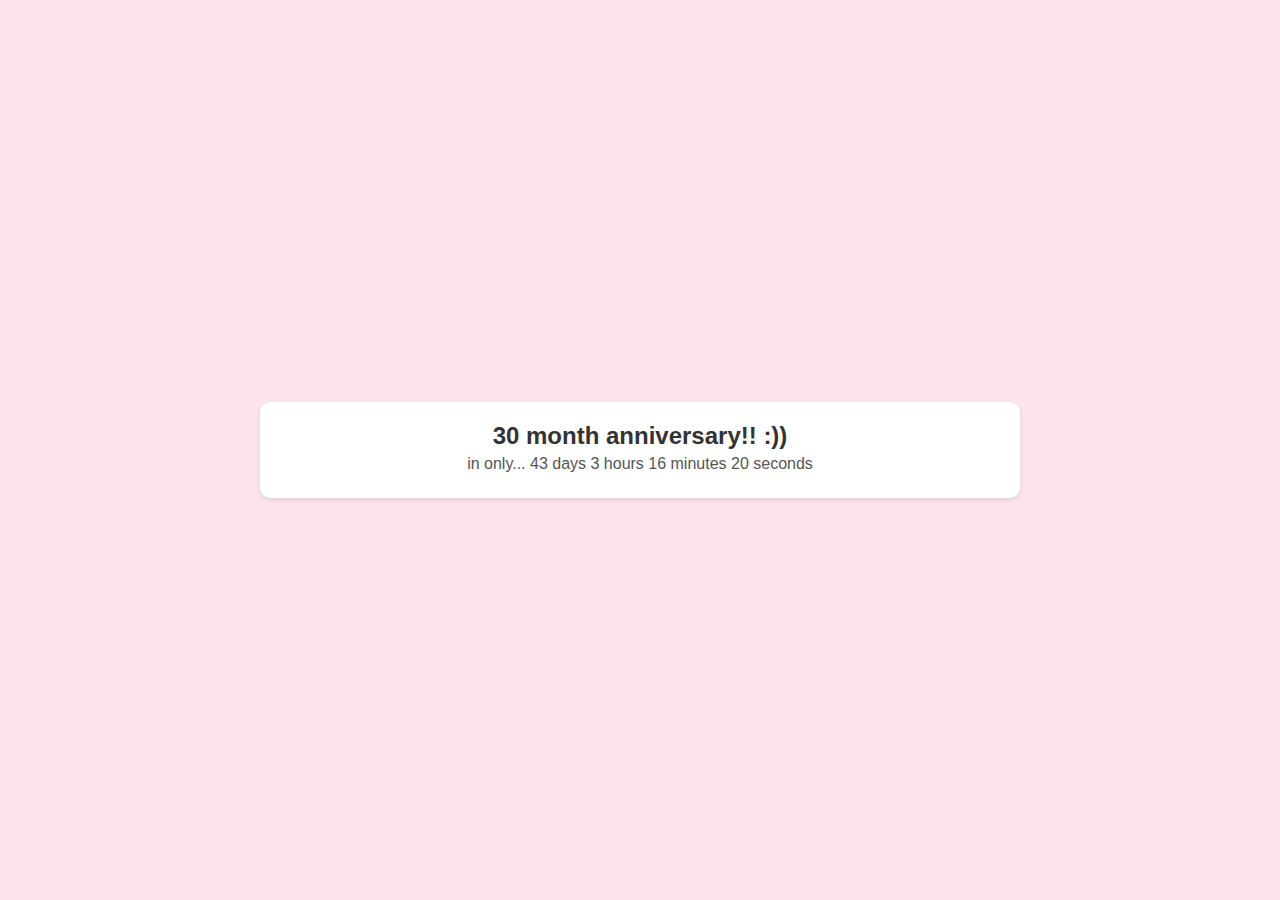
<file: countdown.html>
<!DOCTYPE html>
<html lang="en">
<head>
    <meta charset="UTF-8">
    <meta name="viewport" content="width=device-width, initial-scale=1.0">
    <title>Anniversary Countdown</title>
    <link rel="stylesheet" href="countdown.css">
</head>
<body>
    <div class="container">
        <div class="countdown-box">
            <h2 id="anniversary-title">Anniversary Countdown</h2>
            <p id="countdown">Calculating...</p>
        </div>
    </div>
    <script src="countdown.js"></script>
</body>
</html>
</file>
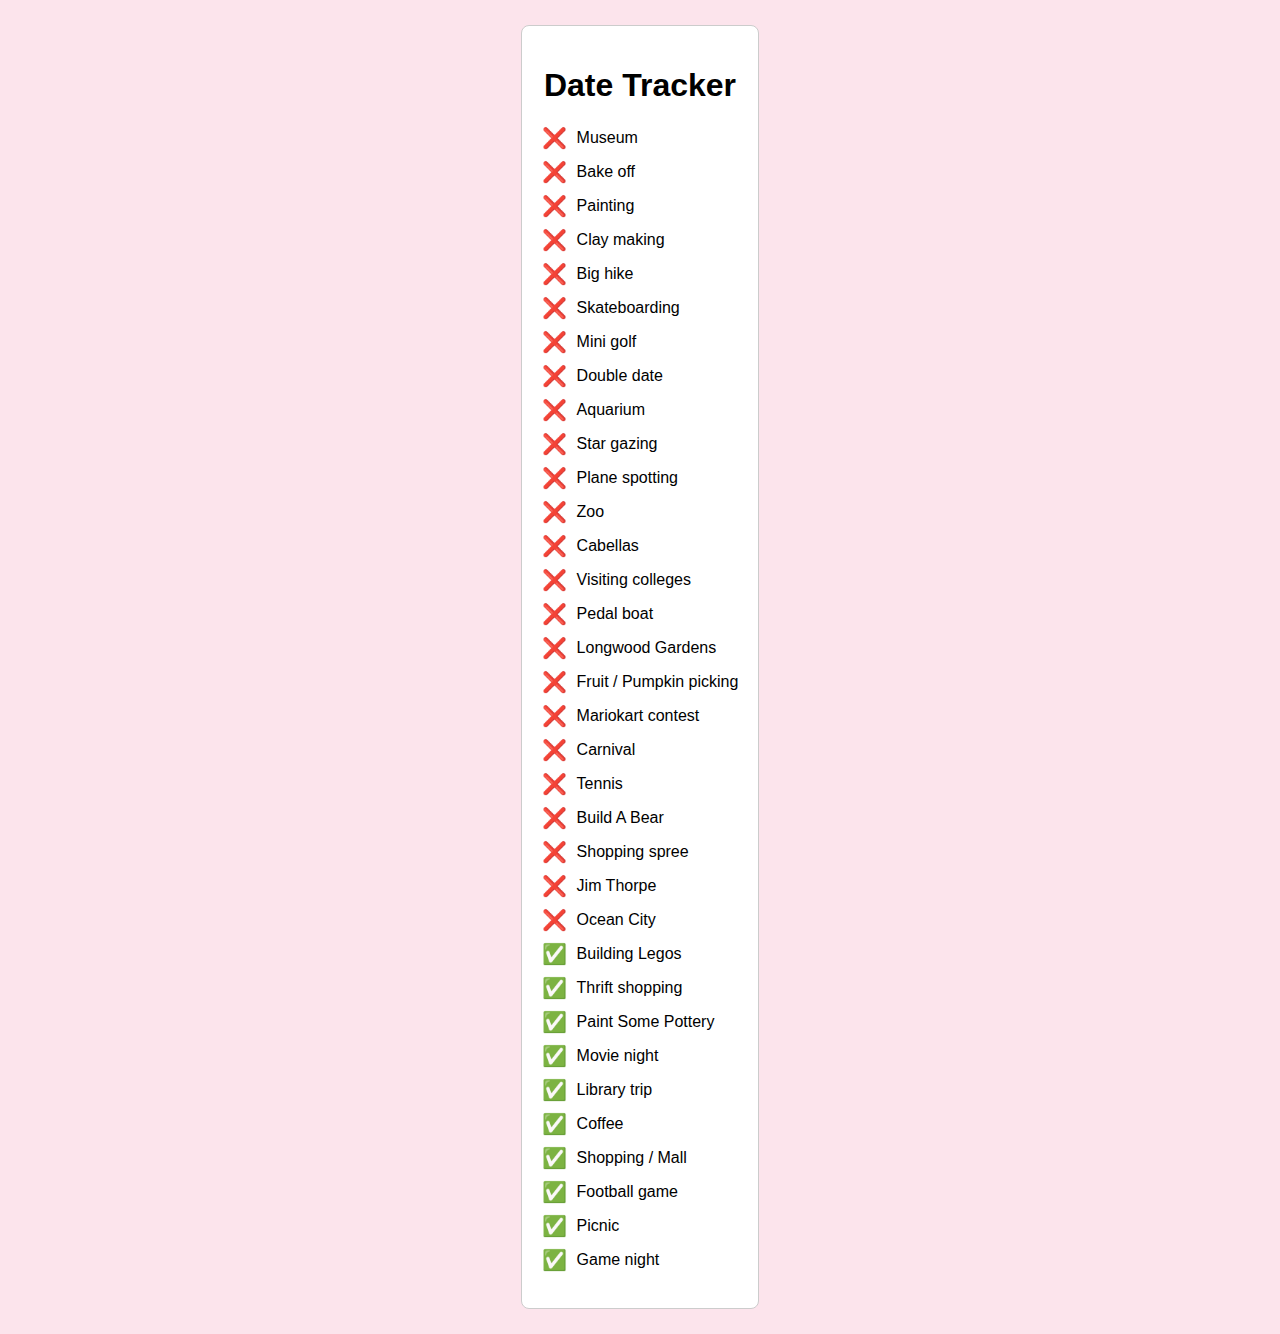
<file: dates.html>
<!DOCTYPE html>
<html lang="en">
<head>
    <meta charset="UTF-8">
    <meta name="viewport" content="width=device-width, initial-scale=1.0">
    <title>Date Tracker</title>
    <link rel="stylesheet" href="dates.css">
</head>
<body>
    <div class="container">
        <h1 id="title">Date Tracker</h1>
        <ul>
            <li><span class="checkbox">❌</span>Museum</li>
            <li><span class="checkbox">❌</span>Bake off</li>
            <li><span class="checkbox">❌</span>Painting</li>
            <li><span class="checkbox">❌</span>Clay making</li>
            <li><span class="checkbox">❌</span>Big hike</li>
            <li><span class="checkbox">❌</span>Skateboarding</li>
            <li><span class="checkbox">❌</span>Mini golf</li>
            <li><span class="checkbox">❌</span>Double date</li>
            <li><span class="checkbox">❌</span>Aquarium</li>
            <li><span class="checkbox">❌</span>Star gazing</li>
            <li><span class="checkbox">❌</span>Plane spotting</li>
            <li><span class="checkbox">❌</span>Zoo</li>
            <li><span class="checkbox">❌</span>Cabellas</li>
            <li><span class="checkbox">❌</span>Visiting colleges</li>
            <li><span class="checkbox">❌</span>Pedal boat</li>
            <li><span class="checkbox">❌</span>Longwood Gardens</li>
            <li><span class="checkbox">❌</span>Fruit / Pumpkin picking</li>
            <li><span class="checkbox">❌</span>Mariokart contest</li>
            <li><span class="checkbox">❌</span>Carnival</li>
            <li><span class="checkbox">❌</span>Tennis</li>
            <li><span class="checkbox">❌</span>Build A Bear</li>
            <li><span class="checkbox">❌</span>Shopping spree</li>
            <li><span class="checkbox">❌</span>Jim Thorpe</li>
            <li><span class="checkbox">❌</span>Ocean City</li>
            <li><span class="checkbox">✅</span>Building Legos</li>
            <li><span class="checkbox">✅</span>Thrift shopping</li>
            <li><span class="checkbox">✅</span>Paint Some Pottery</li>
            <li><span class="checkbox">✅</span>Movie night</li>
            <li><span class="checkbox">✅</span>Library trip</li>
            <li><span class="checkbox">✅</span>Coffee</li>
            <li><span class="checkbox">✅</span>Shopping / Mall</li>
            <li><span class="checkbox">✅</span>Football game</li>
            <li><span class="checkbox">✅</span>Picnic</li>
            <li><span class="checkbox">✅</span>Game night</li>
            <!-- Add more dates here -->
        </ul>
    </div>
</body>
</html>
</file>
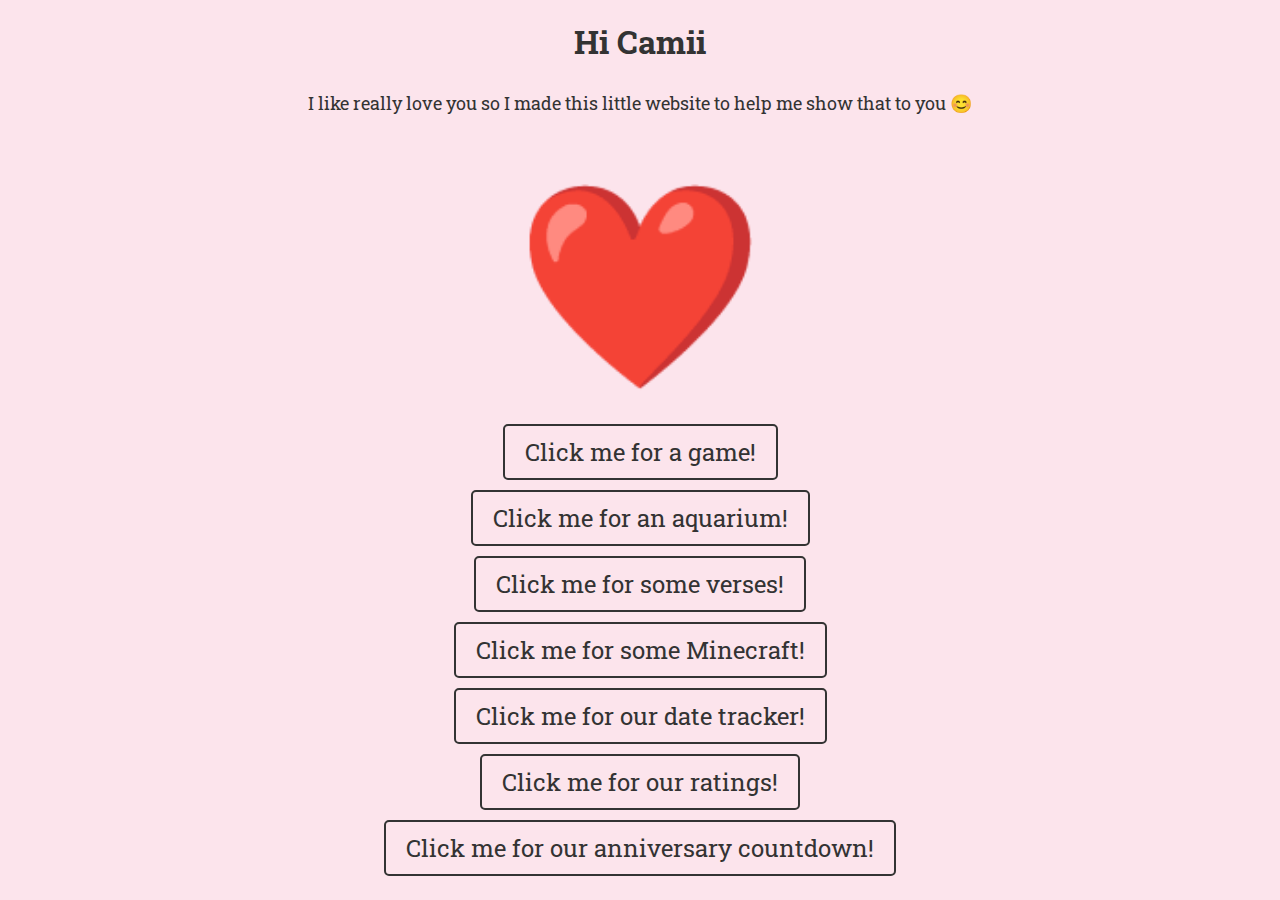
<file: deprecated.html>
<!DOCTYPE html>
<html lang="en">
  <head>
    <meta charset="UTF-8" />
    <meta name="viewport" content="width=device-width, initial-scale=1.0" />
    <title>For You</title>
    <link
      href="https://fonts.googleapis.com/css2?family=Roboto+Slab&display=swap"
      rel="stylesheet"
    />
    <link rel="stylesheet" href="style.css">
  </head>
  <body>
    <h1 id="title">Hi Camii</h1>
    <p id="description">
      I like really love you so I made this little website to help me show that to you 😊
    </p>
    <div class="heart">❤️</div>
    <a href="game.html" id="link">Click me for a game!</a>
    <a href="aquarium.html" id="link">Click me for an aquarium!</a>
    <a href="verses.html" id="link">Click me for some verses!</a>
    <a href="minecraft.html" id="link">Click me for some Minecraft!</a>
    <a href="dates.html" id="link">Click me for our date tracker!</a>
    <a href="ratings.html" id="link">Click me for our ratings!</a>
    <a href="countdown.html" id="link">Click me for our anniversary countdown!</a>
  </body>
</html>
</file>
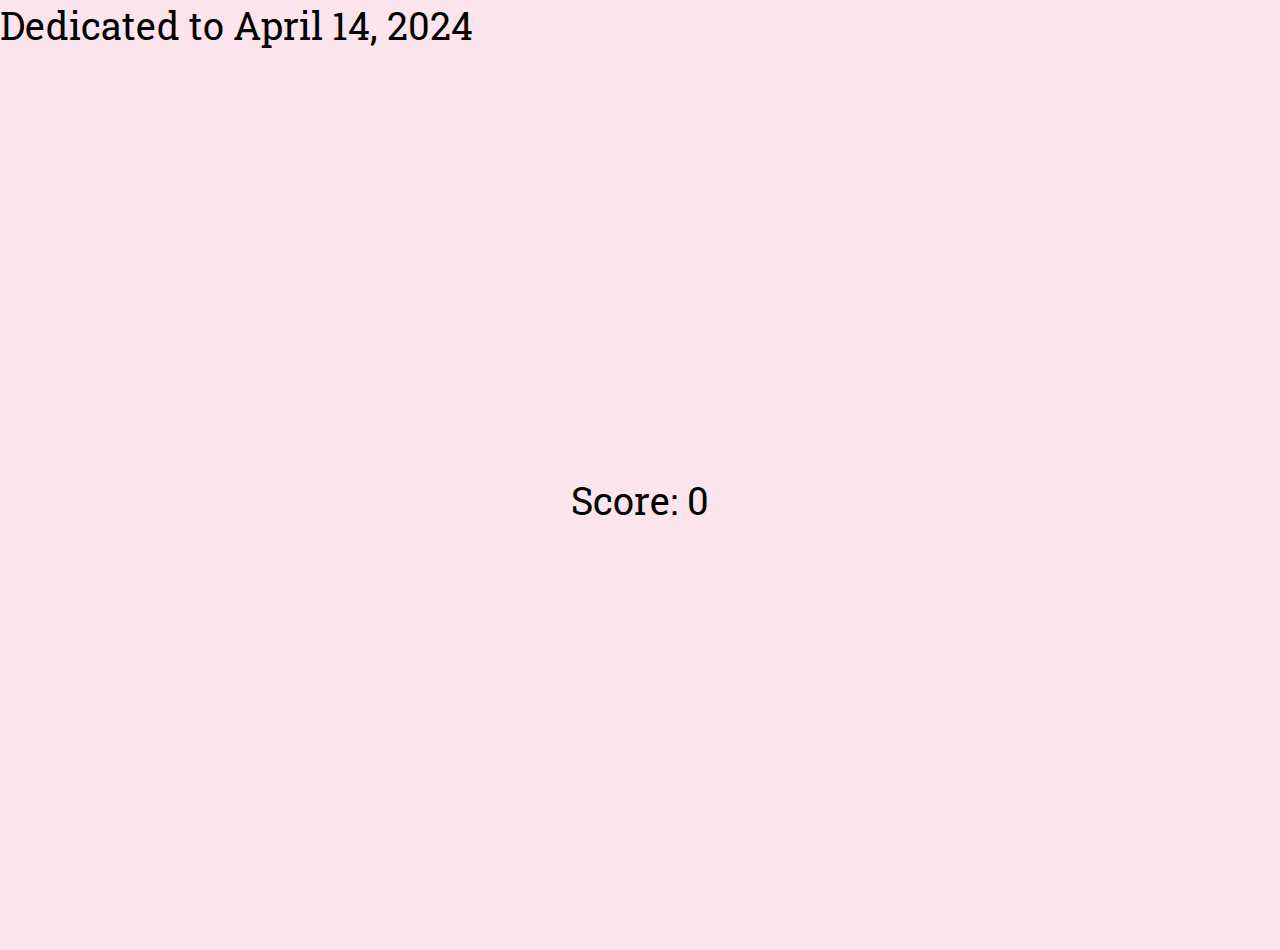
<file: game.html>
<!DOCTYPE html>
<html lang="en">
  <head>
    <meta charset="UTF-8" />
    <meta name="viewport" content="width=device-width, initial-scale=1.0" />
    <title>Bubble Popper</title>
    <link
      href="https://fonts.googleapis.com/css2?family=Roboto+Slab&display=swap"
      rel="stylesheet"
    />
    <link rel="stylesheet" href="game.css" />
  </head>
  <body>
    <p id="date">Dedicated to April 14, 2024</p>
    <div id="game-container">
      <div id="scoreboard">Score: 0</div>
    </div>
    <script src="game.js"></script>
  </body>
</html>
</file>
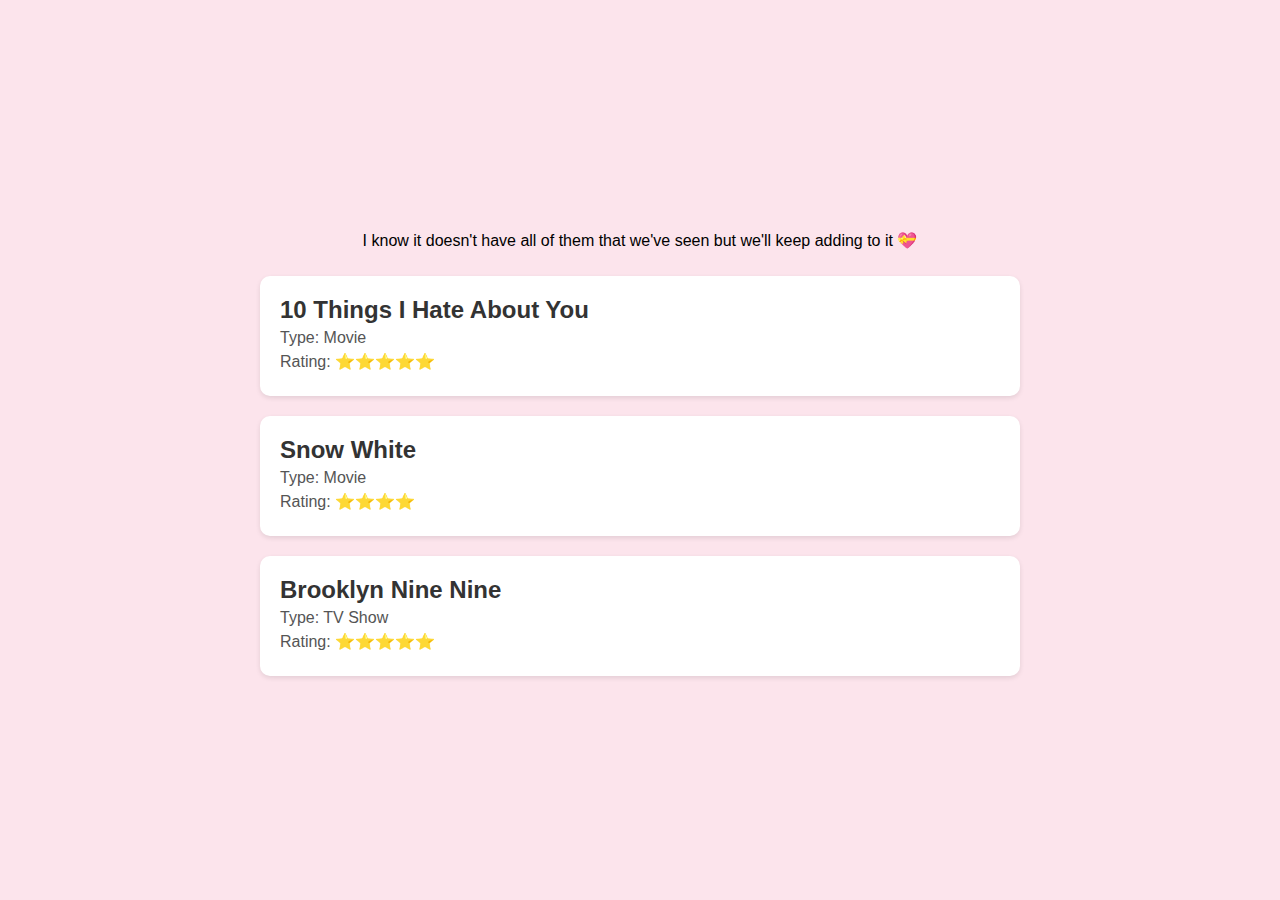
<file: ratings.html>
<!DOCTYPE html>
<html lang="en">
<head>
    <meta charset="UTF-8">
    <meta name="viewport" content="width=device-width, initial-scale=1.0">
    <title>Our Reviews</title>
    <link rel="stylesheet" href="ratings.css">
</head>
<body>
    <div class="container">
        <p>I know it doesn't have all of them that we've seen but we'll keep adding to it 💝</p>
        <div class="review-box">
            <h2>10 Things I Hate About You</h2>
            <p>Type: Movie</p>
            <p>Rating: ⭐⭐⭐⭐⭐</p>
        </div>
        <div class="review-box">
            <h2>Snow White</h2>
            <p>Type: Movie</p>
            <p>Rating: ⭐⭐⭐⭐</p>
        </div>
        <div class="review-box">
            <h2>Brooklyn Nine Nine</h2>
            <p>Type: TV Show</p>
            <p>Rating: ⭐⭐⭐⭐⭐</p>
        </div>
    </div>
</body>
</html>
</file>
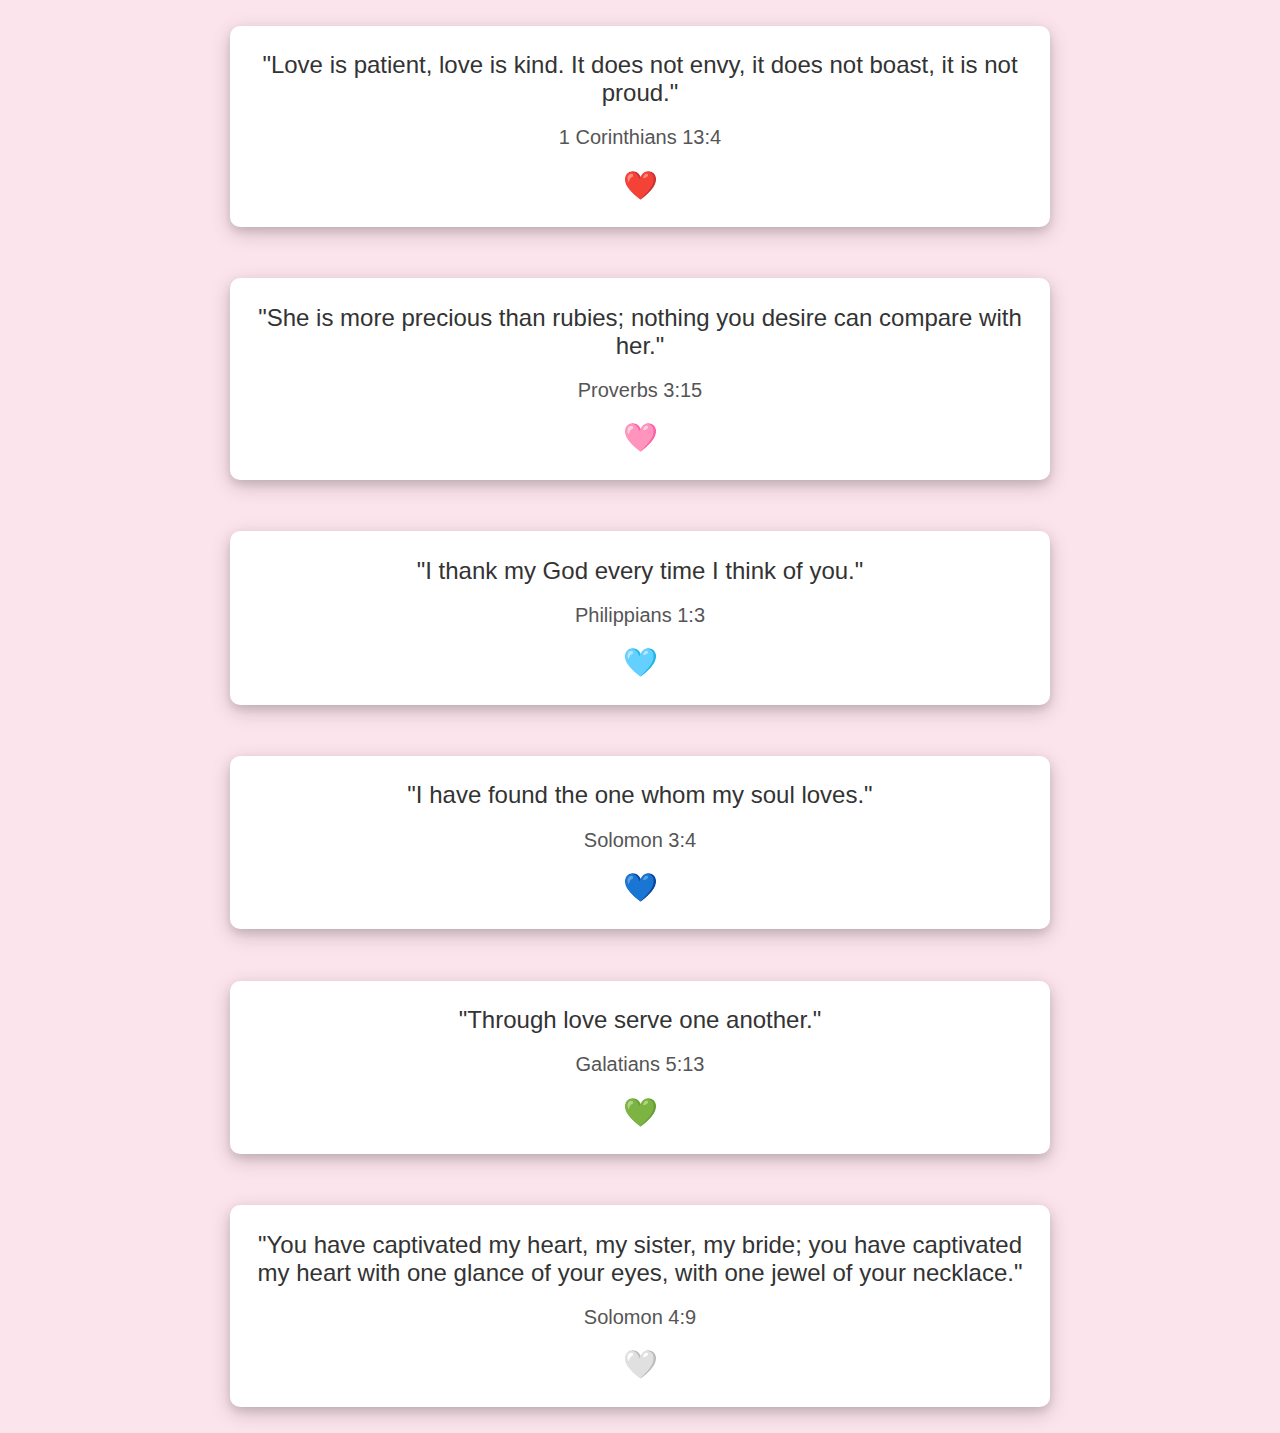
<file: verses.html>
<!DOCTYPE html>
<html lang="en">
  <head>
    <meta charset="UTF-8" />
    <title>Your Bible Verses</title>
    <link rel="stylesheet" href="verses.css" />
  </head>
  <body>
    <div class="verse-box">
      <div class="verse">
        "Love is patient, love is kind. It does not envy, it does not boast, it
        is not proud."
      </div>
      <div class="location">1 Corinthians 13:4</div>
      <div class="emoji">❤️</div>
    </div>

    <div class="verse-box">
      <div class="verse">
        "She is more precious than rubies; nothing you desire can compare with
        her."
      </div>
      <div class="location">Proverbs 3:15</div>
      <div class="emoji">🩷</div>
    </div>

    <div class="verse-box">
      <div class="verse">"I thank my God every time I think of you."</div>
      <div class="location">Philippians 1:3</div>
      <div class="emoji">🩵</div>
    </div>

    <div class="verse-box">
      <div class="verse">"I have found the one whom my soul loves."</div>
      <div class="location">Solomon 3:4</div>
      <div class="emoji">💙</div>
    </div>

    <div class="verse-box">
      <div class="verse">"Through love serve one another."</div>
      <div class="location">Galatians 5:13</div>
      <div class="emoji">💚</div>
    </div>

    <div class="verse-box">
      <div class="verse">
        "You have captivated my heart, my sister, my bride; you have captivated
        my heart with one glance of your eyes, with one jewel of your necklace."
      </div>
      <div class="location">Solomon 4:9</div>
      <div class="emoji">🤍</div>
    </div>
  </body>
</html>
</file>
<file: countdown.css>
body {
    background-color: #fce4ec;
    font-family: Arial, sans-serif;
    margin: 0;
    display: flex;
    justify-content: center;
    align-items: center;
    height: 100vh;
}

.container {
    width: 100%;
    max-width: 800px;
    padding: 20px;
    box-sizing: border-box;
    display: flex;
    flex-direction: column;
    align-items: center;
}

.countdown-box {
    background-color: #ffffff;
    border-radius: 10px;
    padding: 20px;
    margin: 10px 0;
    box-shadow: 0 2px 5px rgba(0, 0, 0, 0.1);
    width: 100%;
    box-sizing: border-box;
    text-align: center;
}

.countdown-box h2 {
    margin: 0;
    font-size: 24px;
    color: #333;
}

.countdown-box p {
    margin: 5px 0;
    font-size: 16px;
    color: #555;
}
</file>
<file: dates.css>
body {
    background-color: #fce4ec;
    font-family: Arial, sans-serif;
    margin: 0;
    padding: 0;
    display: flex;
    justify-content: center;
    align-items: center;
}

.container {
    max-width: 800px;
    padding: 20px;
    border: 1px solid #ccc;
    border-radius: 8px;
    background-color: #fff;
    margin: 25px;
}

#title {
    text-align: center;
}

ul {
    list-style-type: none;
    padding: 0;
    text-align: left;
}

li {
    margin-bottom: 10px;
    display: flex;
    align-items: center;
}

.checkbox {
    margin-right: 10px;
    font-size: 20px;
}
</file>
<file: style.css>
body {
  font-family: "Roboto Slab", Arial, sans-serif;
  margin: 0;
  padding: 0;
  margin-left: 10px;
  margin-right: 10px;
  background-color: #fce4ec;
  color: #333;
  display: flex;
  flex-direction: column;
  align-items: center;
  height: 100vh;
}

#title {
  font-size: 32px;
  margin-top: 20px;
  margin-bottom: 10px;
}

#description {
  font-size: 18px;
  margin-bottom: 20px;
  text-align: center;
}

.heart {
  font-size: 200px;
  color: #ff4081;
  border-radius: 50%;
  border: 10px solid transparent;
  animation: heartbeat 1.5s infinite alternate;
}

@keyframes heartbeat {
  from {
    transform: scale(1);
  }
  to {
    transform: scale(1.1);
  }
}

#link {
  font-size: 24px;
  color: #333;
  text-decoration: none;
  border: 2px solid #333;
  padding: 10px 20px;
  border-radius: 5px;
  transition: all 0.3s ease;
  margin: 5px;
  text-align: center;
}

#link:hover {
  background-color: #333;
  color: #fce4ec;
}

/* Adds responsive constraints */
@media only screen and (max-width: 375px) {
  .heart {
    font-size: 100px;
  }

  #title {
    font-size: 24px;
  }

  #description {
    font-size: 14px;
  }

  #link {
    font-size: 20px;
  }
}
</file>
<file: game.css>
body,
html {
  font-family: "Roboto Slab", Arial, sans-serif;
  background-color: #fce4ec;
  margin: 0;
  padding: 0;
  height: 100%;
  overflow: hidden;
}

#game-container {
  height: 100%;
  display: flex;
  justify-content: center;
  align-items: center;
  background-color: #fce4ec;
  position: relative;
}

.bubble {
  position: absolute;
  border-radius: 50%;
  background-color: #ff7eb9;
  cursor: pointer;
  transition: transform 0.3s ease-in-out;
}

#scoreboard {
  position: absolute;
  top: 50%;
  left: 50%;
  transform: translate(-50%, -50%);
  font-size: 3vw;
  text-align: center;
}

#date {
  margin: 0;
  font-size: 3vw;
}
</file>
<file: ratings.css>
body {
    background-color: #fce4ec;
    font-family: Arial, sans-serif;
    margin: 0;
    display: flex;
    justify-content: center;
    align-items: center;
    height: 100vh;
}

.container {
    width: 100%;
    max-width: 800px;
    padding: 20px;
    box-sizing: border-box;
    display: flex;
    flex-direction: column;
    align-items: center;
}

.review-box {
    background-color: #ffffff;
    border-radius: 10px;
    padding: 20px;
    margin: 10px 0;
    box-shadow: 0 2px 5px rgba(0, 0, 0, 0.1);
    width: 100%;
    box-sizing: border-box;
}

.review-box h2 {
    margin: 0;
    font-size: 24px;
    color: #333;
}

.review-box p {
    margin: 5px 0;
    font-size: 16px;
    color: #555;
}
</file>
<file: verses.css>
body {
  background-color: #fce4ec;
  font-family: Arial, sans-serif;
  margin: 0;
  padding: 0;
  display: flex;
  justify-content: center;
  align-items: center;
  flex-direction: column; /* Ensures boxes stack in a column */
  min-height: 100vh;
}

.verse-box {
  background-color: white;
  border-radius: 10px;
  padding: 2vw; /* Use relative padding */
  margin: 2vw; /* Use relative margin */
  width: 80vw; /* Scales width based on screen size */
  box-shadow: 0 4px 8px 0 rgba(0, 0, 0, 0.1), 0 6px 20px 0 rgba(0, 0, 0, 0.19);
}

.verse {
  font-size: 3vw; /* Relative font size */
  text-align: center;
  color: #333;
  margin-bottom: 1.5vw; /* Add relative spacing */
}

.location {
  font-size: 2.5vw; /* Relative font size */
  text-align: center;
  color: #555;
  margin-bottom: 1.5vw; /* Add relative spacing */
}

.emoji {
  text-align: center;
  font-size: 4vw; /* Relative font size */
}

@media (min-width: 768px) {
  /* On larger screens, use fixed max-width and smaller font sizes */
  .verse-box {
    width: 60vw;
  }

  .verse {
    font-size: 24px;
  }

  .location {
    font-size: 20px;
  }

  .emoji {
    font-size: 28px;
  }
}
</file>
